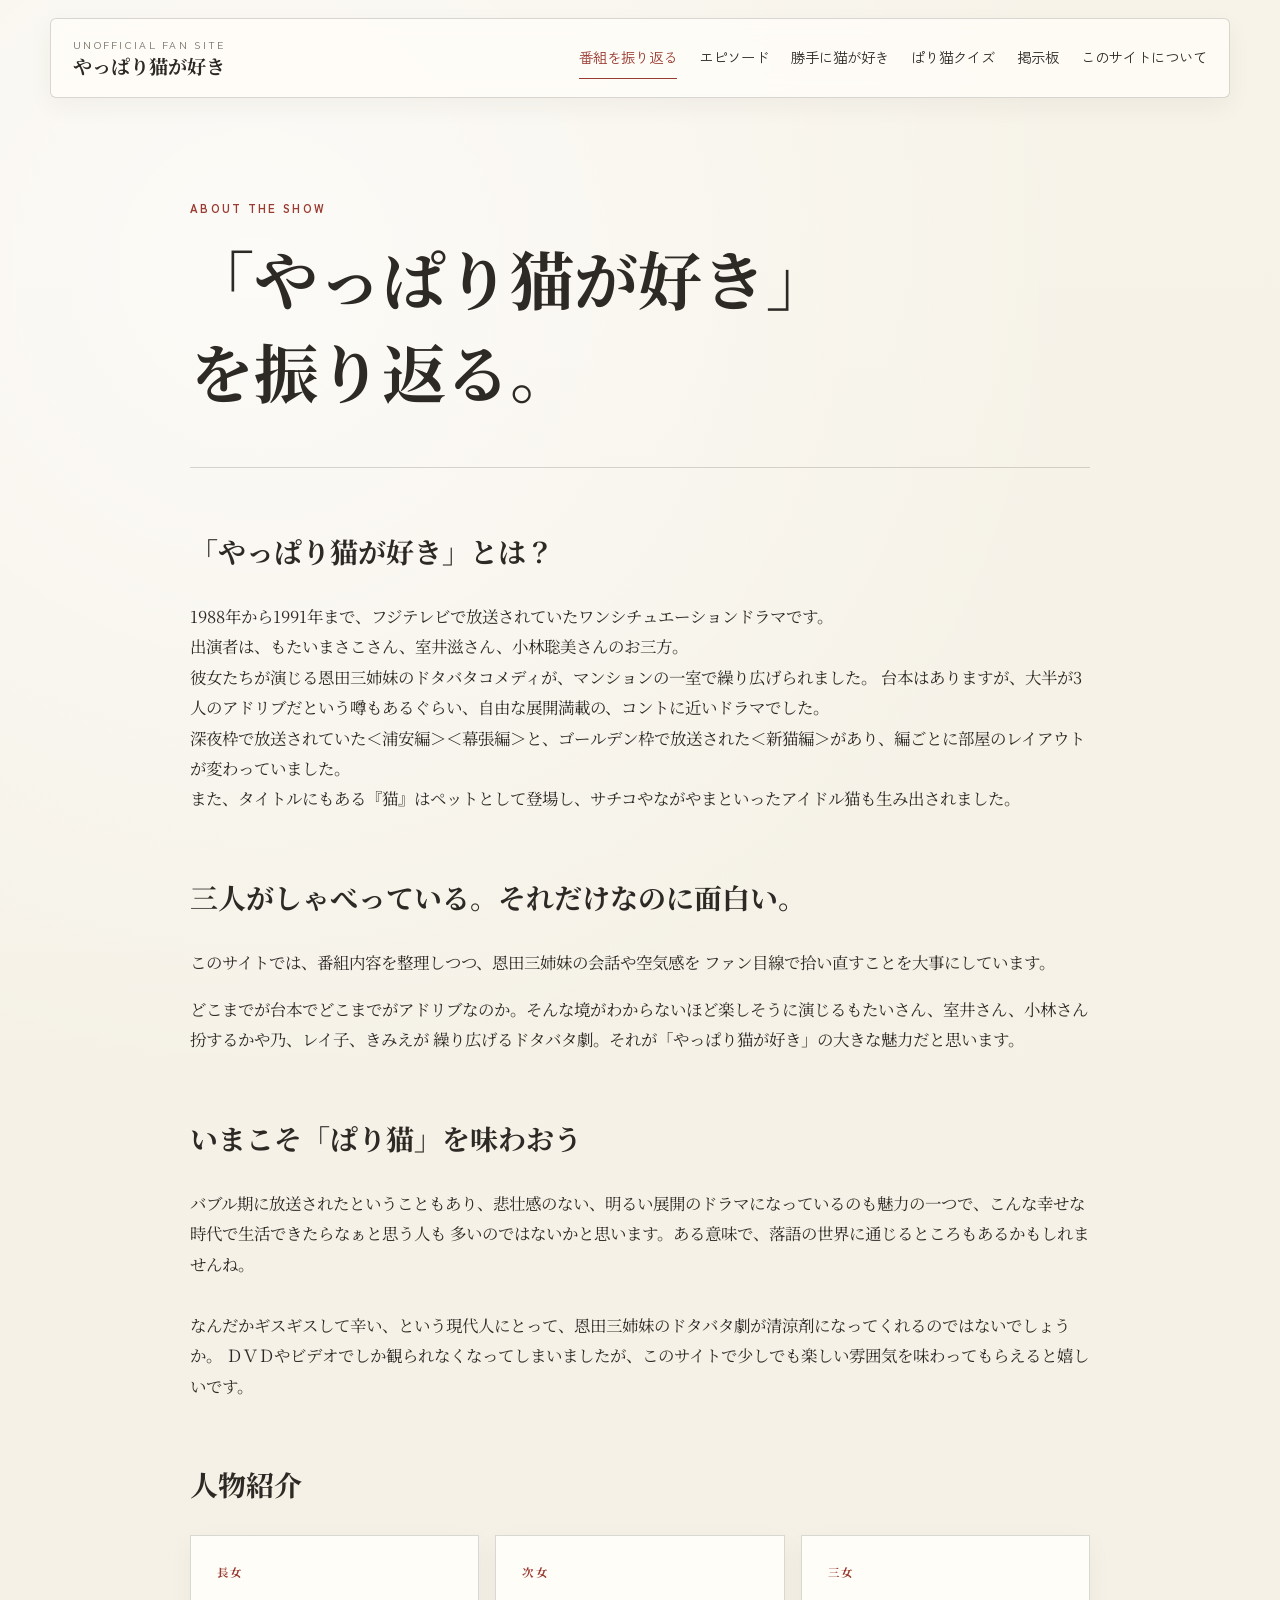
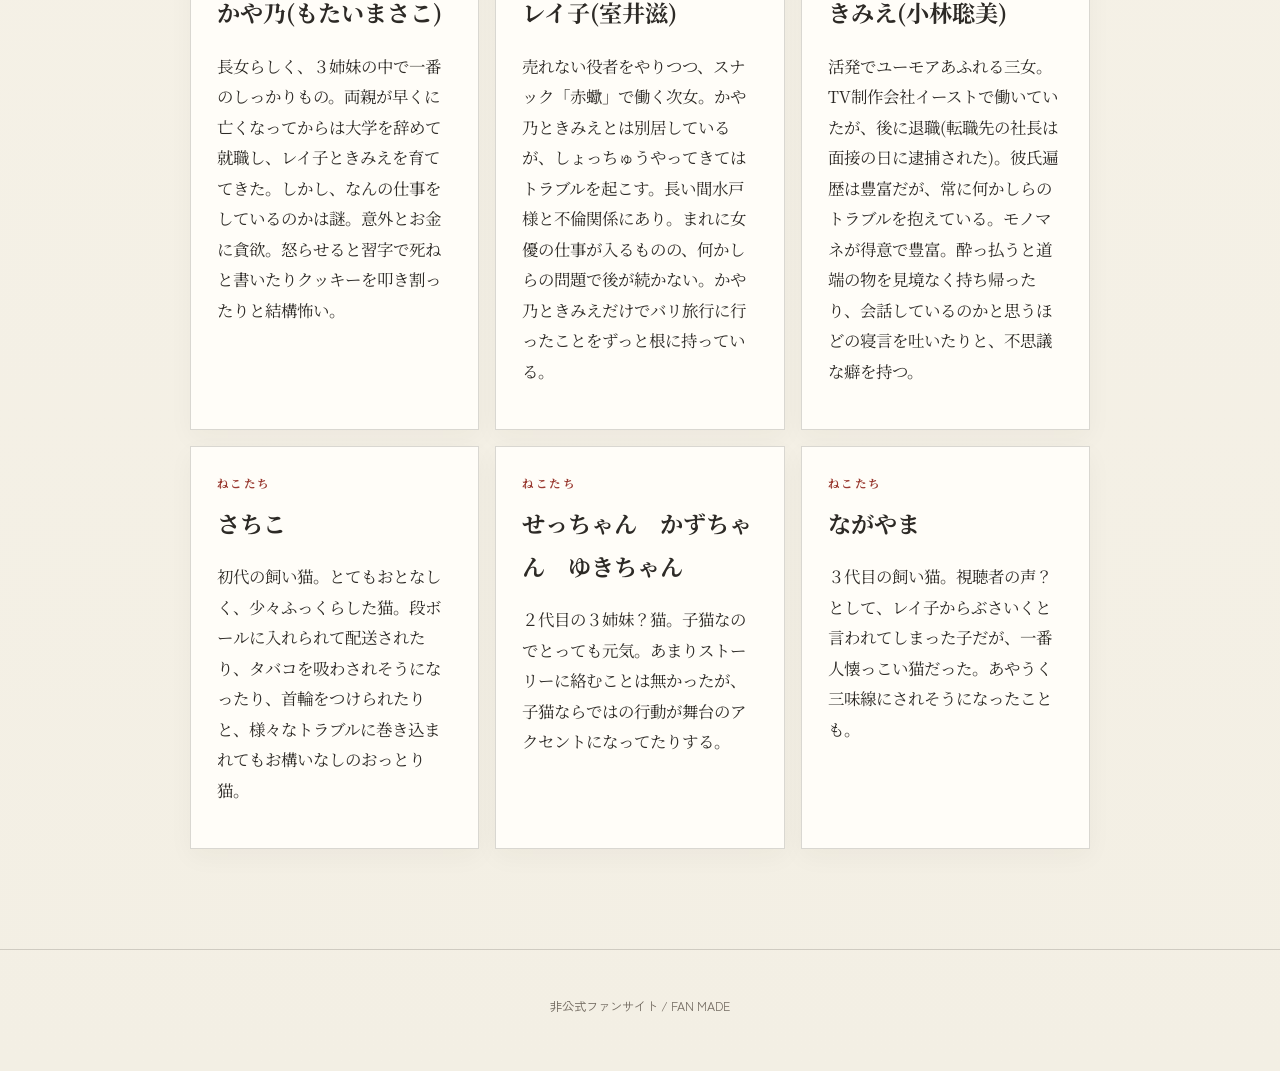
<file: about-show.html>
<!DOCTYPE html>
<html lang="ja">
<head>
  <meta charset="UTF-8">
  <meta name="viewport" content="width=device-width, initial-scale=1.0">
  <title>番組を振り返る｜やっぱり猫が好き 非公式ファンサイト</title>
  <link rel="stylesheet" href="styles.css">
</head>
<body>
  <header class="site-header">
    <a class="logo" href="index.html">
      <span class="logo-small">UNOFFICIAL FAN SITE</span>
      <span class="logo-main">やっぱり猫が好き</span>
    </a>
    <button class="menu-button" aria-label="メニューを開く">☰</button>
    <nav class="global-nav">
      <a class="active" href="about-show.html">番組を振り返る</a>
      <a href="episodes.html">エピソード</a>
      <a href="fanfiction.html">勝手に猫が好き</a>
      <a href="quiz.html">ぱり猫クイズ</a>
      <a href="board.html">掲示板</a>
      <a href="about.html">このサイトについて</a>
    </nav>
  </header>

  <main class="page-width article-page">
    <div class="page-title">
      <p class="eyebrow">ABOUT THE SHOW</p>
      <h1>「やっぱり猫が好き」<br class="desktop">を振り返る。</h1>
    </div>

    <article class="prose">
      <h2>「やっぱり猫が好き」とは？</h2>
      <p>
       1988年から1991年まで、フジテレビで放送されていたワンシチュエーションドラマです。<br>
       出演者は、もたいまさこさん、室井滋さん、小林聡美さんのお三方。<br>
       彼女たちが演じる恩田三姉妹のドタバタコメディが、マンションの一室で繰り広げられました。
       台本はありますが、大半が3人のアドリブだという噂もあるぐらい、自由な展開満載の、コントに近いドラマでした。<br>
       深夜枠で放送されていた＜浦安編＞＜幕張編＞と、ゴールデン枠で放送された＜新猫編＞があり、編ごとに部屋のレイアウトが変わっていました。<br>
       また、タイトルにもある『猫』はペットとして登場し、サチコやながやまといったアイドル猫も生み出されました。


      <h2>三人がしゃべっている。それだけなのに面白い。</h2>
      <p>
        このサイトでは、番組内容を整理しつつ、恩田三姉妹の会話や空気感を
        ファン目線で拾い直すことを大事にしています。
      </p>
      <p>
        どこまでが台本でどこまでがアドリブなのか。そんな境がわからないほど楽しそうに演じるもたいさん、室井さん、小林さん扮するかや乃、レイ子、きみえが
        繰り広げるドタバタ劇。それが「やっぱり猫が好き」の大きな魅力だと思います。
      </p>
      
      <h2>いまこそ「ぱり猫」を味わおう</h2>
      <p>
        バブル期に放送されたということもあり、悲壮感のない、明るい展開のドラマになっているのも魅力の一つで、こんな幸せな時代で生活できたらなぁと思う人も
        多いのではないかと思います。ある意味で、落語の世界に通じるところもあるかもしれませんね。 <br><br>      
      
       なんだかギスギスして辛い、という現代人にとって、恩田三姉妹のドタバタ劇が清涼剤になってくれるのではないでしょうか。
       ＤＶＤやビデオでしか観られなくなってしまいましたが、このサイトで少しでも楽しい雰囲気を味わってもらえると嬉しいです。      
     　</p>



      <h2>人物紹介</h2>
      <div class="character-grid">
        <section class="character-card">
          <p class="character-role">長女</p>
          <h3>かや乃(もたいまさこ)</h3>
          <p>長女らしく、３姉妹の中で一番のしっかりもの。両親が早くに亡くなってからは大学を辞めて就職し、レイ子ときみえを育ててきた。しかし、なんの仕事をしているのかは謎。意外とお金に貪欲。怒らせると習字で死ねと書いたりクッキーを叩き割ったりと結構怖い。</p>
        </section>
        <section class="character-card">
          <p class="character-role">次女</p>
          <h3>レイ子(室井滋)</h3>
          <p>売れない役者をやりつつ、スナック「赤蠍」で働く次女。かや乃ときみえとは別居しているが、しょっちゅうやってきてはトラブルを起こす。長い間水戸様と不倫関係にあり。まれに女優の仕事が入るものの、何かしらの問題で後が続かない。かや乃ときみえだけでバリ旅行に行ったことをずっと根に持っている。</p>
        </section>
        <section class="character-card">
          <p class="character-role">三女</p>
          <h3>きみえ(小林聡美)</h3>
          <p>活発でユーモアあふれる三女。TV制作会社イーストで働いていたが、後に退職(転職先の社長は面接の日に逮捕された)。彼氏遍歴は豊富だが、常に何かしらのトラブルを抱えている。モノマネが得意で豊富。酔っ払うと道端の物を見境なく持ち帰ったり、会話しているのかと思うほどの寝言を吐いたりと、不思議な癖を持つ。</p>
        </section>
        <section class="character-card">
          <p class="character-role">ねこたち</p>
          <h3>さちこ</h3>
          <p>初代の飼い猫。とてもおとなしく、少々ふっくらした猫。段ボールに入れられて配送されたり、タバコを吸わされそうになったり、首輪をつけられたりと、様々なトラブルに巻き込まれてもお構いなしのおっとり猫。</p>
        </section>
        <section class="character-card">
          <p class="character-role">ねこたち</p>
          <h3>せっちゃん　かずちゃん　ゆきちゃん</h3>
          <p>２代目の３姉妹？猫。子猫なのでとっても元気。あまりストーリーに絡むことは無かったが、子猫ならではの行動が舞台のアクセントになってたりする。</p>
        </section>
        <section class="character-card">
          <p class="character-role">ねこたち</p>
          <h3>ながやま</h3>
          <p>３代目の飼い猫。視聴者の声？として、レイ子からぶさいくと言われてしまった子だが、一番人懐っこい猫だった。あやうく三味線にされそうになったことも。</p>
        </section>
      </div>

    </article>
  </main>

  <footer class="site-footer">
    <p>非公式ファンサイト / FAN MADE</p>
  </footer>
  <script src="config.js"></script><script src="data.js"></script><script src="script.js"></script>
</body>
</html>
</file>
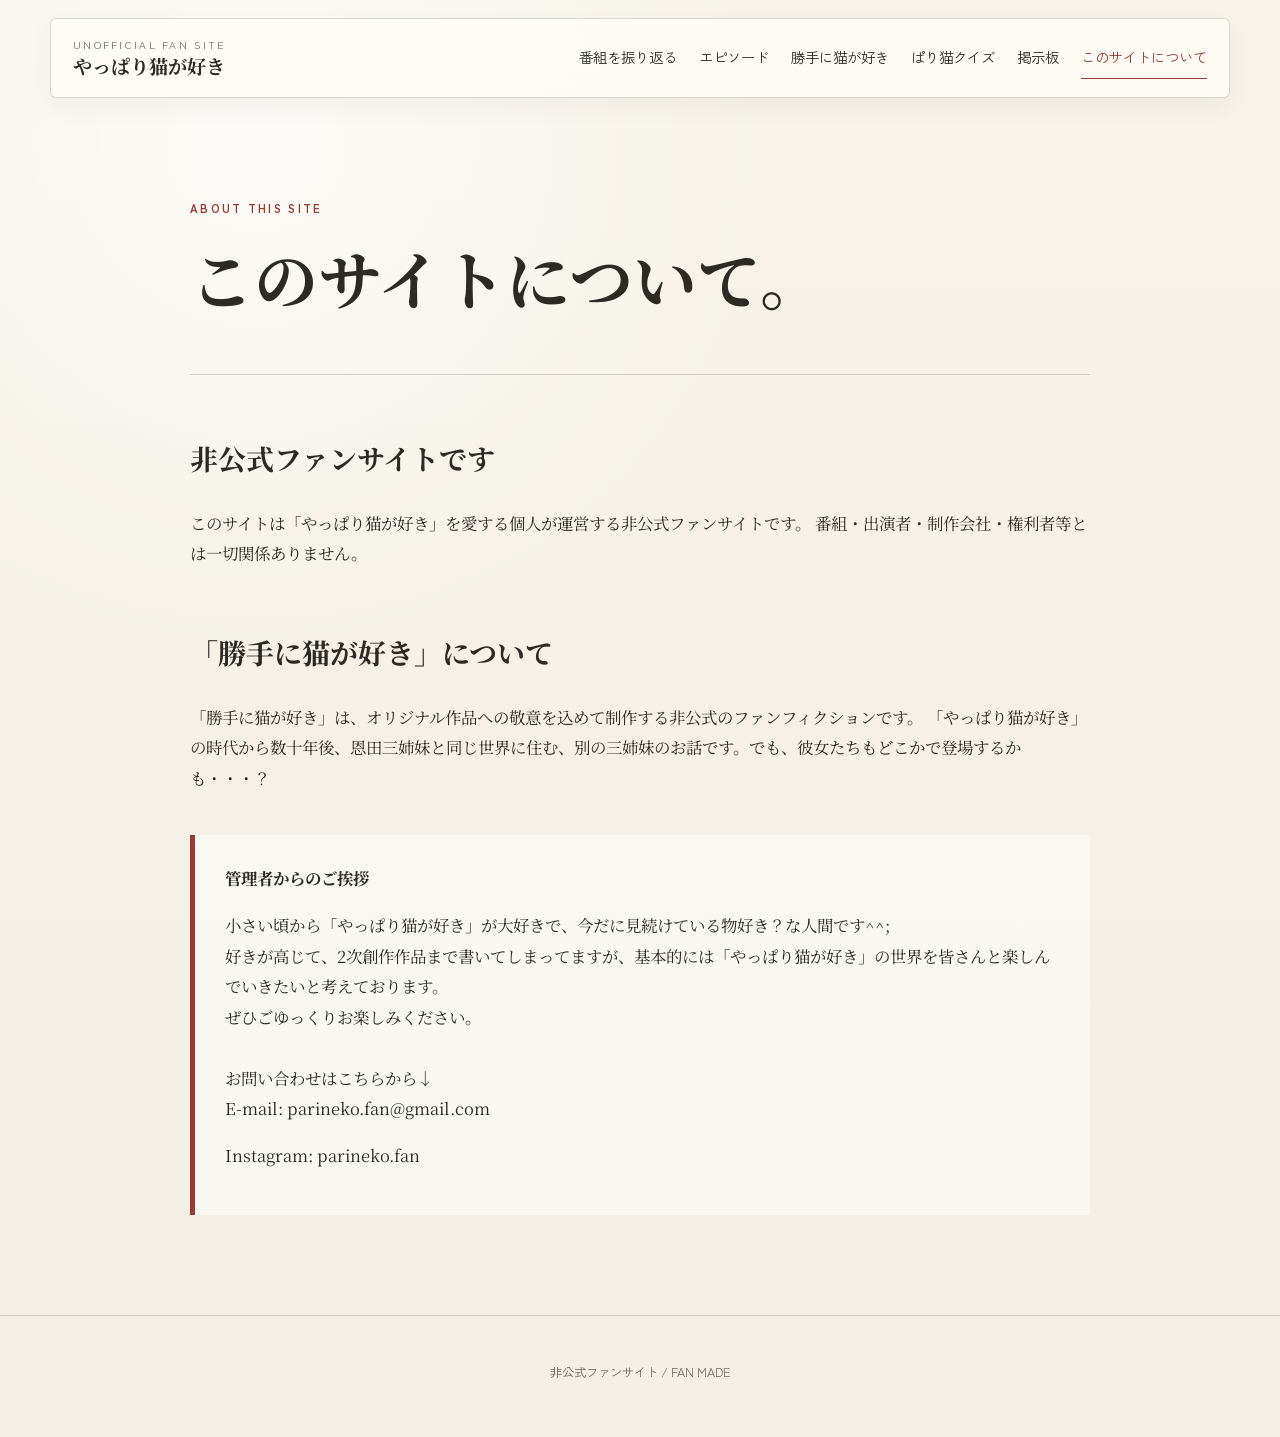
<file: about.html>
<!DOCTYPE html>
<html lang="ja">
<head>
  <meta charset="UTF-8">
  <meta name="viewport" content="width=device-width, initial-scale=1.0">
  <title>このサイトについて｜やっぱり猫が好き 非公式ファンサイト</title>
  <link rel="stylesheet" href="styles.css">
</head>
<body>
  <header class="site-header">
    <a class="logo" href="index.html">
      <span class="logo-small">UNOFFICIAL FAN SITE</span>
      <span class="logo-main">やっぱり猫が好き</span>
    </a>
    <button class="menu-button" aria-label="メニューを開く">☰</button>
    <nav class="global-nav">
      <a href="about-show.html">番組を振り返る</a>
      <a href="episodes.html">エピソード</a>
      <a href="fanfiction.html">勝手に猫が好き</a>
      <a href="quiz.html">ぱり猫クイズ</a>
      <a href="board.html">掲示板</a>
      <a class="active" href="about.html">このサイトについて</a>
    </nav>
  </header>

  <main class="page-width article-page">
    <div class="page-title">
      <p class="eyebrow">ABOUT THIS SITE</p>
      <h1>このサイトについて。</h1>
    </div>

    <article class="prose">
      <h2>非公式ファンサイトです</h2>
      <p>
        このサイトは「やっぱり猫が好き」を愛する個人が運営する非公式ファンサイトです。
        番組・出演者・制作会社・権利者等とは一切関係ありません。
      </p>

      <h2>「勝手に猫が好き」について</h2>
      <p>
        「勝手に猫が好き」は、オリジナル作品への敬意を込めて制作する非公式のファンフィクションです。
        「やっぱり猫が好き」の時代から数十年後、恩田三姉妹と同じ世界に住む、別の三姉妹のお話です。でも、彼女たちもどこかで登場するかも・・・？
      </p>



      <div class="quote-box">
        <strong>管理者からのご挨拶</strong>
        <p>小さい頃から「やっぱり猫が好き」が大好きで、今だに見続けている物好き？な人間です^^;<br>
        好きが高じて、2次創作作品まで書いてしまってますが、基本的には「やっぱり猫が好き」の世界を皆さんと楽しんでいきたいと考えております。<br>
        ぜひごゆっくりお楽しみください。<br><br>
        お問い合わせはこちらから↓<br>
        E-mail:
        parineko.fan@gmail.com       
        </p>
        <p>
          Instagram:
          <a href="https://www.instagram.com/parineko.fan/?hl=ja"
             target="_blank"
             rel="noopener noreferrer">
            parineko.fan
          </a>
        </p>
        
        
      </div>
    </article>
  </main>

  <footer class="site-footer">
    <p>非公式ファンサイト / FAN MADE</p>
  </footer>
  <script src="config.js"></script><script src="data.js"></script><script src="script.js"></script>
</body>
</html>
</file>
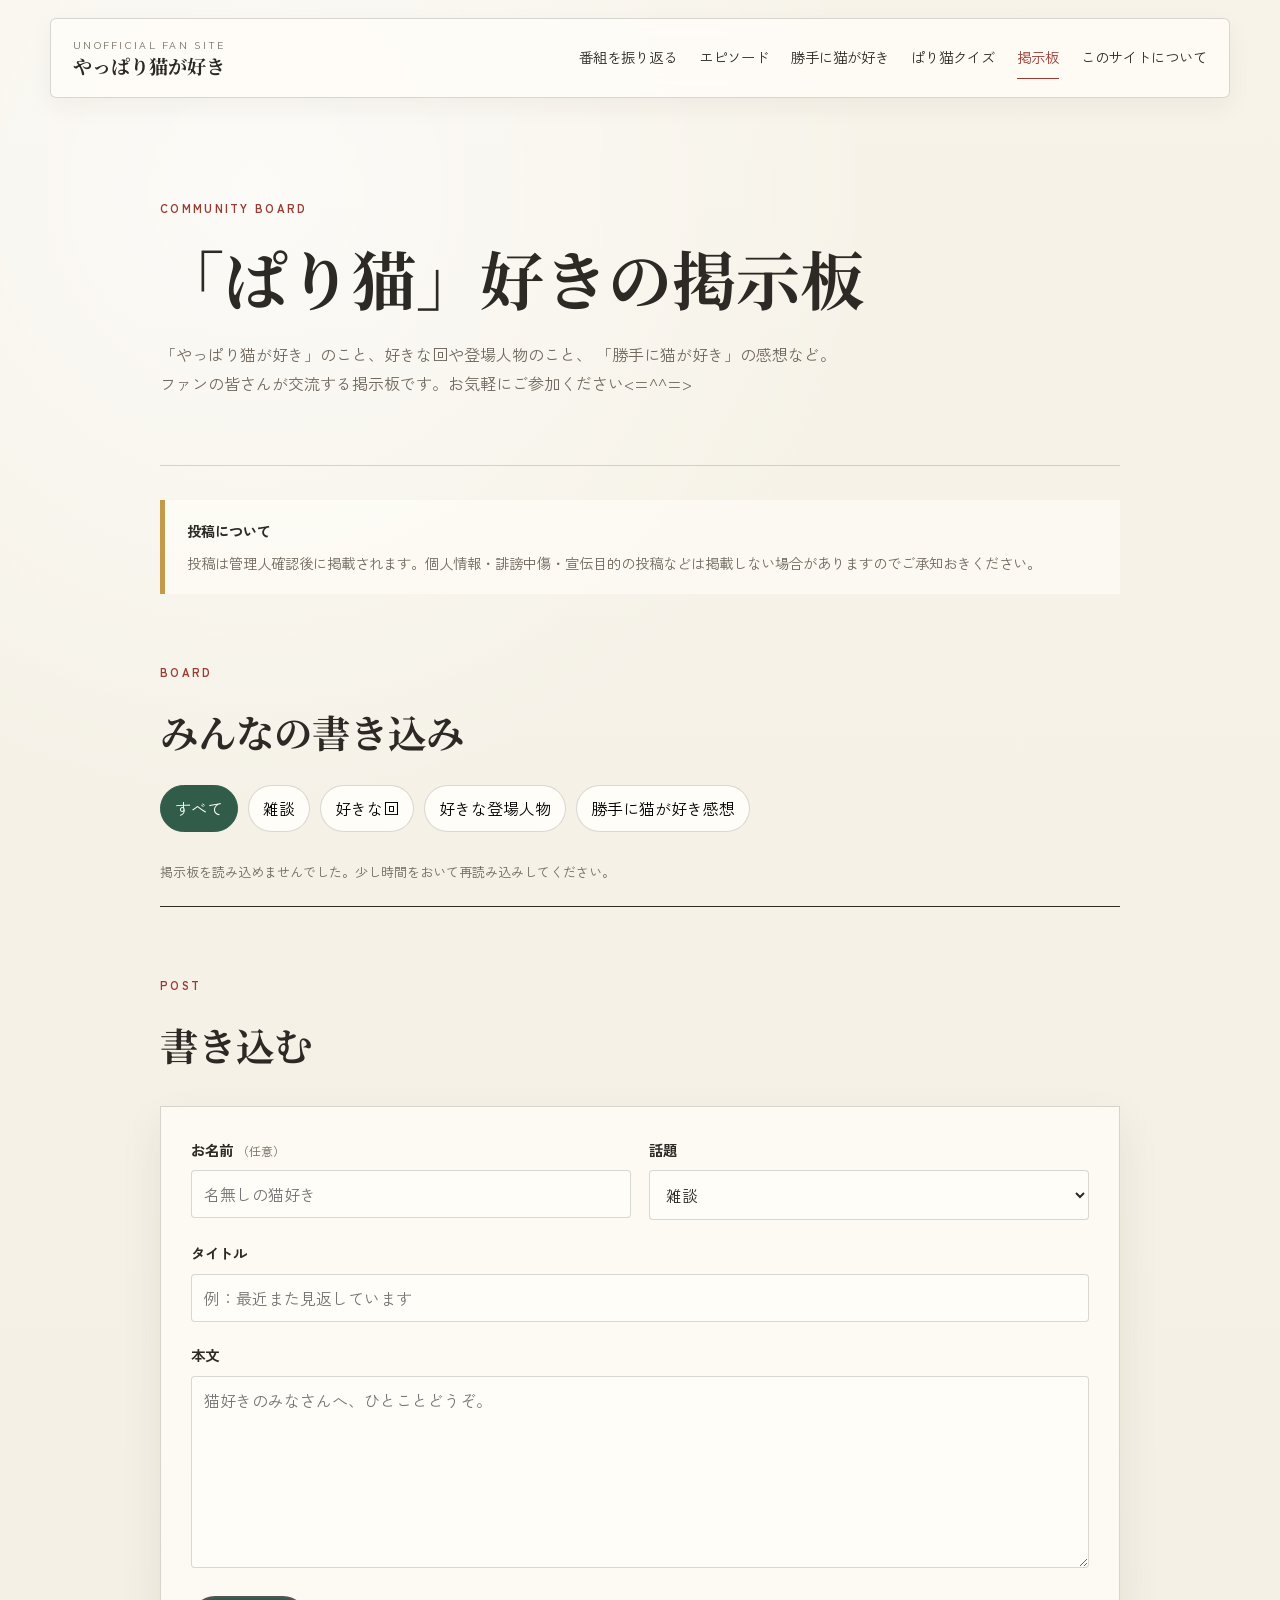
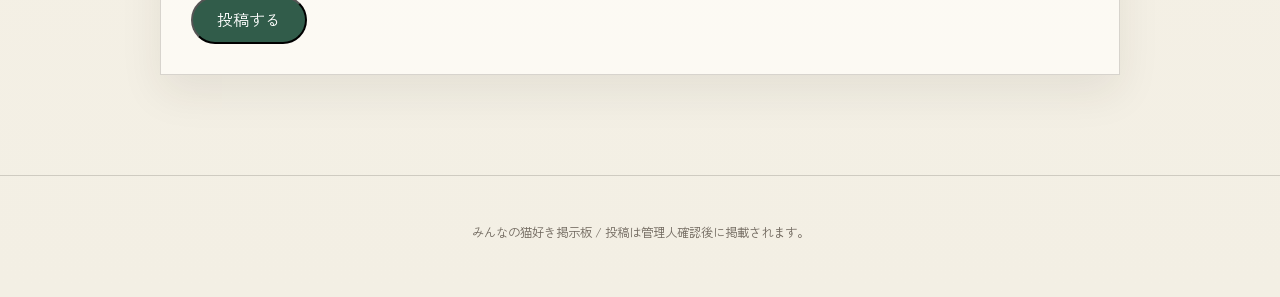
<file: board.html>
<!DOCTYPE html>
<html lang="ja">
<head>
  <meta charset="UTF-8">
  <meta name="viewport" content="width=device-width, initial-scale=1.0">
  <title>みんなの猫好き掲示板｜やっぱり猫が好き 非公式ファンサイト</title>
  <link rel="stylesheet" href="styles.css">
  <link rel="stylesheet" href="board.css">
</head>
<body>
  <header class="site-header">
    <a class="logo" href="index.html">
      <span class="logo-small">UNOFFICIAL FAN SITE</span>
      <span class="logo-main">やっぱり猫が好き</span>
    </a>
    <button class="menu-button" aria-label="メニューを開く">☰</button>
    <nav class="global-nav">
      <a href="about-show.html">番組を振り返る</a>
      <a href="episodes.html">エピソード</a>
      <a href="fanfiction.html">勝手に猫が好き</a>
      <a href="quiz.html">ぱり猫クイズ</a>
      <a class="active" href="board.html">掲示板</a>
      <a href="about.html">このサイトについて</a>
    </nav>
  </header>

  <main class="page-width board-page">
    <section class="page-title board-title">
      <p class="eyebrow">COMMUNITY BOARD</p>
      <h1>「ぱり猫」好きの掲示板</h1>
      <p>
        「やっぱり猫が好き」のこと、好きな回や登場人物のこと、
        「勝手に猫が好き」の感想など。ファンの皆さんが交流する掲示板です。お気軽にご参加ください<=^^=>
      </p>
    </section>

    <section class="board-notice">
      <strong>投稿について</strong>
      <p>
        投稿は管理人確認後に掲載されます。個人情報・誹謗中傷・宣伝目的の投稿などは掲載しない場合がありますのでご承知おきください。
      </p>
    </section>

    <section class="board-section">
      <div class="section-heading board-list-heading">
        <div>
          <p class="eyebrow">BOARD</p>
          <h2>みんなの書き込み</h2>
        </div>
      </div>

      <div class="filter-bar" id="boardFilters">
        <button type="button" class="filter active" data-filter="all">すべて</button>
        <button type="button" class="filter" data-filter="雑談">雑談</button>
        <button type="button" class="filter" data-filter="好きな回">好きな回</button>
        <button type="button" class="filter" data-filter="好きな登場人物">好きな登場人物</button>
        <button type="button" class="filter" data-filter="勝手に猫が好き感想">勝手に猫が好き感想</button>
      </div>

      <div id="boardStatus" class="loading-message">読み込み中...</div>
      <div id="boardList" class="board-list"></div>
    </section>

    <section class="board-section">
      <div class="section-heading">
        <div>
          <p class="eyebrow">POST</p>
          <h2>書き込む</h2>
        </div>
      </div>

      <form id="boardForm" class="board-form" method="post" target="boardSubmitFrame">
        <input type="hidden" name="mode" value="post">
        <input type="hidden" name="clientId" id="boardClientId" value="">
        <input type="hidden" name="replyTo" id="boardReplyTo" value="">

        <div id="boardReplyNotice" class="board-reply-notice" hidden>
          <span id="boardReplyNoticeText"></span>
          <button type="button" id="boardReplyCancel" class="board-reply-cancel">返信をやめる</button>
        </div>

        <div class="board-form-grid">
          <label>
            <span>お名前 <small>（任意）</small></span>
            <input type="text" name="name" maxlength="30" placeholder="名無しの猫好き">
          </label>

          <label>
            <span>話題</span>
            <select name="category" required>
              <option value="雑談">雑談</option>
              <option value="好きな回">好きな回</option>
              <option value="好きな登場人物">好きな登場人物</option>
              <option value="勝手に猫が好き感想">勝手に猫が好き感想</option>
            </select>
          </label>
        </div>

        <label>
          <span>タイトル</span>
          <input type="text" name="title" maxlength="80" required placeholder="例：最近また見返しています">
        </label>

        <label>
          <span>本文</span>
          <textarea name="body" rows="7" maxlength="1500" required placeholder="猫好きのみなさんへ、ひとことどうぞ。"></textarea>
        </label>

        <!-- bot対策用。人には見えません -->
        <label class="board-honeypot" aria-hidden="true">
          <span>Website</span>
          <input type="text" name="website" tabindex="-1" autocomplete="off">
        </label>

        <div class="board-submit-row">
          <button type="submit" class="button button-primary" id="boardSubmitButton">投稿する</button>
          <p id="boardSubmitStatus" class="board-submit-status" aria-live="polite"></p>
        </div>
      </form>

      <iframe name="boardSubmitFrame" id="boardSubmitFrame" class="board-submit-frame" title="投稿送信先"></iframe>
    </section>
  </main>

  <footer class="site-footer">
    <p>みんなの猫好き掲示板 / 投稿は管理人確認後に掲載されます。</p>
  </footer>

  <script src="config.js"></script>
  <script src="board-config.js"></script>
  <script src="script.js"></script>
  <script src="board.js"></script>
</body>
</html>
</file>
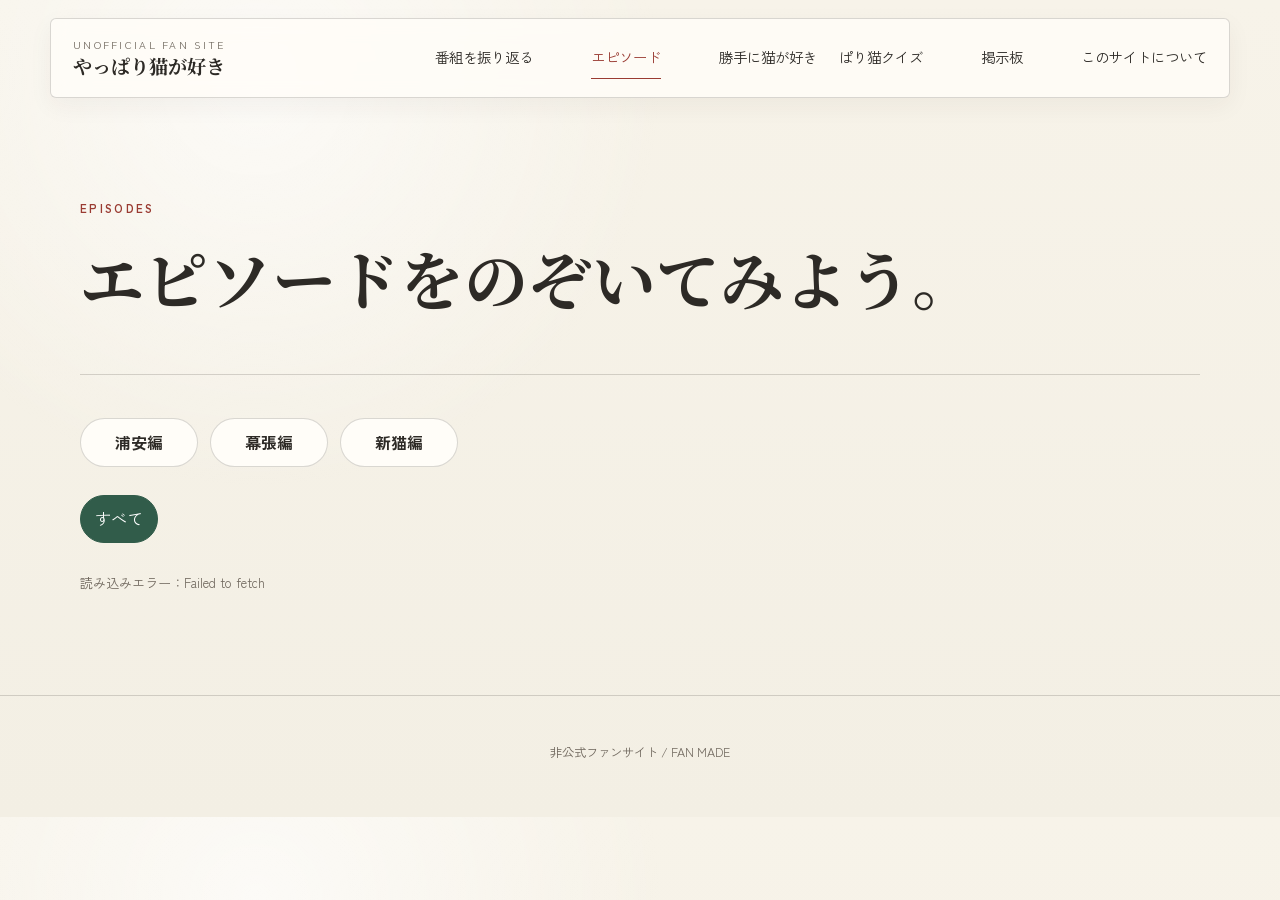
<file: episodes.html>
<!DOCTYPE html>
<html lang="ja">
<head>
  <meta charset="UTF-8"><meta name="viewport" content="width=device-width, initial-scale=1.0">
  <title>エピソード｜やっぱり猫が好き 非公式ファンサイト</title>
  <link rel="stylesheet" href="styles.css">
</head>
<body>
<header class="site-header">
  <a class="logo" href="index.html"><span class="logo-small">UNOFFICIAL FAN SITE</span><span class="logo-main">やっぱり猫が好き</span></a>
  <button class="menu-button" aria-label="メニューを開く">☰</button>
  <nav class="global-nav">
  　<a href="about-show.html">番組を振り返る</a>
  　<a class="active" href="episodes.html">エピソード</a>
  　<a href="fanfiction.html">勝手に猫が好き</a>
   <a href="quiz.html">ぱり猫クイズ</a>
  　<a href="board.html">掲示板</a>
  　<a href="about.html">このサイトについて</a>
  </nav>
</header>
<main class="page-width">
  <div class="page-title">
    <p class="eyebrow">EPISODES</p>
    <h1>エピソードをのぞいてみよう。</h1>
  </div>

  <nav class="episode-series-nav" aria-label="シリーズ別ジャンプ">
    <a href="#urayasu">浦安編</a>
    <a href="#makuhari">幕張編</a>
    <a href="#shin-neko">新猫編</a>
  </nav>

  <div class="filter-bar" id="episodeFilters">
    <button class="filter active" data-filter="all">すべて</button>
  </div>

  <div class="loading-message" id="episodeStatus">読み込み中...</div>
  <div id="episodeSeriesContainer"></div>
</main>
<footer class="site-footer"><p>非公式ファンサイト / FAN MADE</p></footer>
<script src="config.js"></script><script src="data.js"></script><script src="script.js"></script>
</body></html>
</file>
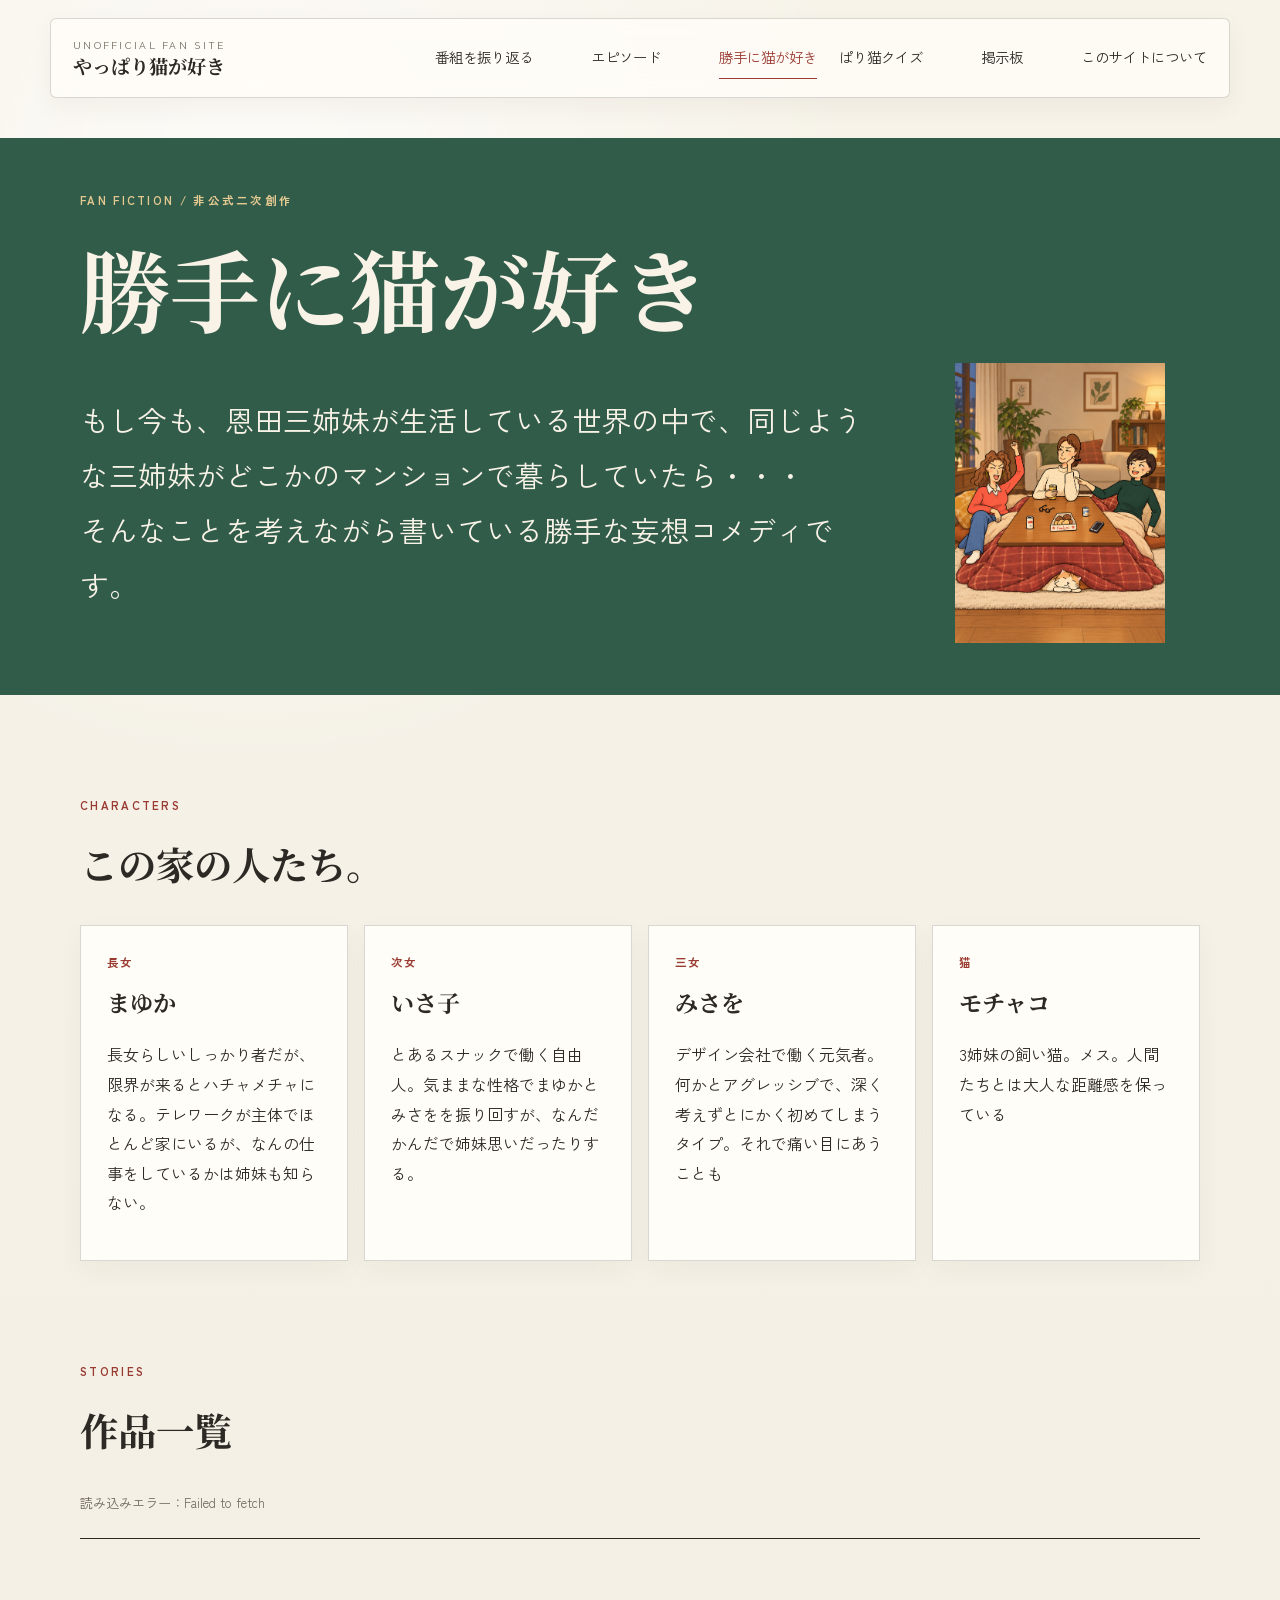
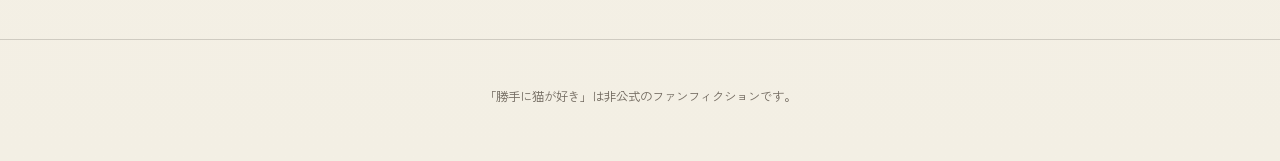
<file: fanfiction.html>
<!DOCTYPE html>
<html lang="ja"><head><meta charset="UTF-8"><meta name="viewport" content="width=device-width, initial-scale=1.0"><title>勝手に猫が好き</title><link rel="stylesheet" href="styles.css"></head>
<body>
<header class="site-header">
  <a class="logo" href="index.html"><span class="logo-small">UNOFFICIAL FAN SITE</span><span class="logo-main">やっぱり猫が好き</span></a>
  <button class="menu-button" aria-label="メニューを開く">☰</button>
  <nav class="global-nav">
  　<a href="about-show.html">番組を振り返る</a>
  　<a href="episodes.html">エピソード</a>
  　<a class="active" href="fanfiction.html">勝手に猫が好き</a>
   <a href="quiz.html">ぱり猫クイズ</a>
  　<a href="board.html">掲示板</a>
  　<a href="about.html">このサイトについて</a>
  </nav>
</header>
<main>
<section class="fanfic-hero">
  <div class="page-width fanfic-hero-inner">
    <div class="fanfic-hero-text">
      <p class="eyebrow">FAN FICTION / 非公式二次創作</p>
      <h1>勝手に猫が好き</h1>

      <div class="fanfic-hero-mobile-row">
        <p class="fanfic-hero-description">
          もし今も、恩田三姉妹が生活している世界の中で、同じような三姉妹がどこかのマンションで暮らしていたら・・・<br>
          そんなことを考えながら書いている勝手な妄想コメディです。
        </p>

        <div class="fanfic-title-illustration" aria-hidden="true">
          <img
            src="images/fanfiction-title-cat.png"
            alt=""
            class="fanfic-title-image"
          >
        </div>
      </div>
    </div>
  </div>
</section>
<section class="page-width section-block"><div class="section-heading"><div><p class="eyebrow">CHARACTERS</p><h2>この家の人たち。</h2></div></div><div class="character-grid fanfic-characters">
<article class="character-card"><p class="character-role">長女</p><h3>まゆか</h3><p>長女らしいしっかり者だが、限界が来るとハチャメチャになる。テレワークが主体でほとんど家にいるが、なんの仕事をしているかは姉妹も知らない。</p></article>
<article class="character-card"><p class="character-role">次女</p><h3>いさ子</h3><p>とあるスナックで働く自由人。気ままな性格でまゆかとみさをを振り回すが、なんだかんだで姉妹思いだったりする。</p></article>
<article class="character-card"><p class="character-role">三女</p><h3>みさを</h3><p>デザイン会社で働く元気者。何かとアグレッシブで、深く考えずとにかく初めてしまうタイプ。それで痛い目にあうことも</p></article>
<article class="character-card"><p class="character-role">猫</p><h3>モチャコ</h3><p>3姉妹の飼い猫。メス。人間たちとは大人な距離感を保っている</p></article></div></section>
<section class="page-width section-block"><div class="section-heading"><div><p class="eyebrow">STORIES</p><h2>作品一覧</h2></div></div><div class="loading-message" id="storyListStatus">読み込み中...</div><div class="story-list" id="storyList"></div></section>
</main><footer class="site-footer"><p>「勝手に猫が好き」は非公式のファンフィクションです。</p></footer>
<script src="config.js"></script><script src="data.js"></script><script src="script.js"></script></body></html>
</file>
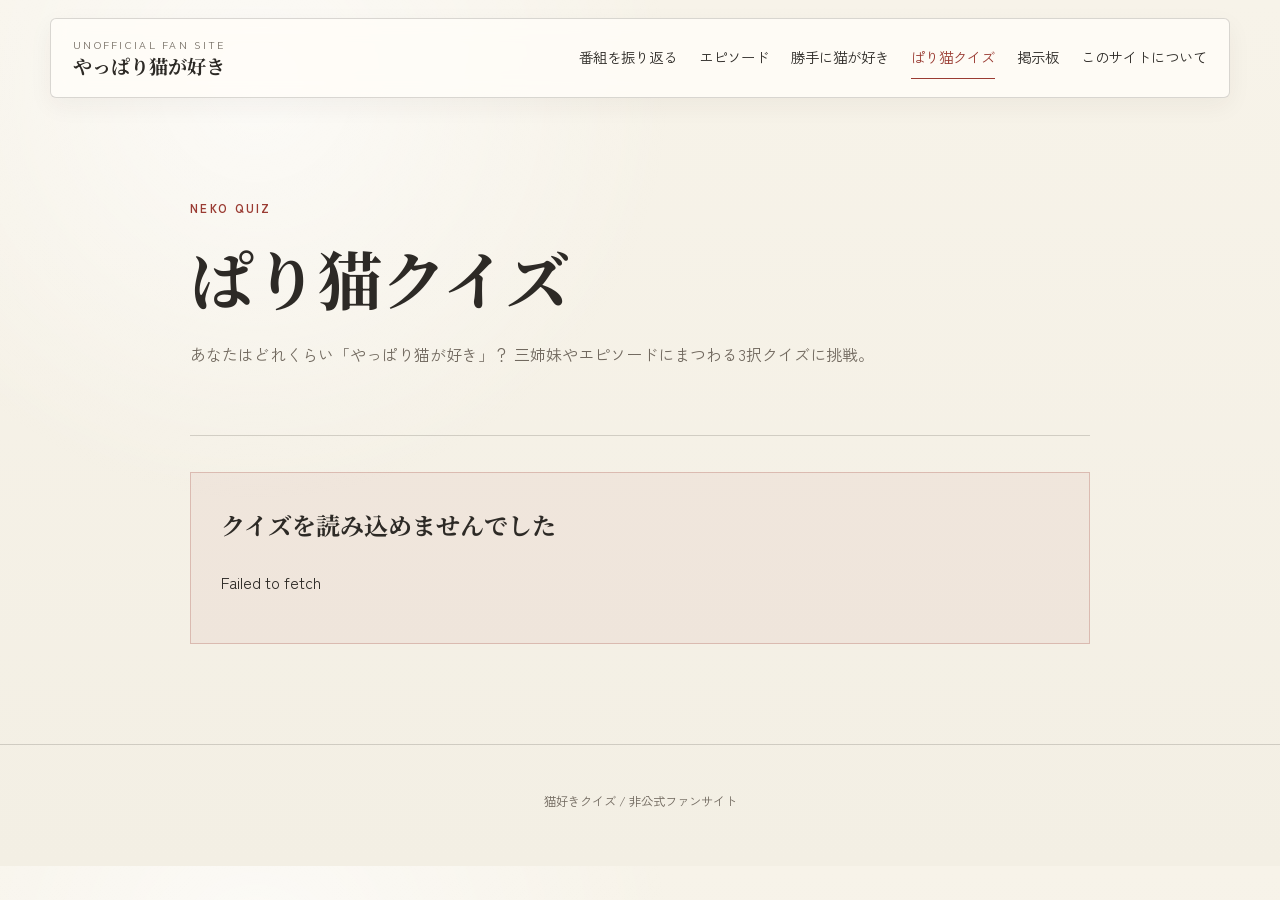
<file: quiz.html>
<!DOCTYPE html>
<html lang="ja">
<head>
  <meta charset="UTF-8">
  <meta name="viewport" content="width=device-width, initial-scale=1.0">
  <title>猫好きクイズ｜やっぱり猫が好き 非公式ファンサイト</title>
  <link rel="stylesheet" href="styles.css">
  <link rel="stylesheet" href="quiz.css">
</head>
<body>
  <header class="site-header">
    <a class="logo" href="index.html">
      <span class="logo-small">UNOFFICIAL FAN SITE</span>
      <span class="logo-main">やっぱり猫が好き</span>
    </a>
    <button class="menu-button" aria-label="メニューを開く">☰</button>
    <nav class="global-nav">
      <a href="about-show.html">番組を振り返る</a>
      <a href="episodes.html">エピソード</a>
      <a href="fanfiction.html">勝手に猫が好き</a>
      <a class="active" href="quiz.html">ぱり猫クイズ</a>
      <a href="board.html">掲示板</a>
      <a href="about.html">このサイトについて</a>
    </nav>
  </header>

  <main class="page-width quiz-page">
    <section class="page-title quiz-page-title">
      <p class="eyebrow">NEKO QUIZ</p>
      <h1>ぱり猫クイズ</h1>
      <p>
        あなたはどれくらい「やっぱり猫が好き」？
        三姉妹やエピソードにまつわる3択クイズに挑戦。
      </p>
    </section>

    <section id="quizLoading" class="quiz-loading">
      クイズを読み込んでいます…
    </section>

    <section id="quizError" class="quiz-error" hidden>
      <h2>クイズを読み込めませんでした</h2>
      <p id="quizErrorMessage"></p>
    </section>

    <section id="quizStart" class="quiz-panel quiz-start" hidden>
      <p class="quiz-tv-label">LET'S CHALLENGE!</p>
      <h2>全<span id="quizQuestionCount">10</span>問</h2>
      <p>
        登録されている問題からランダムに出題します。<br>
        回答すると、その場で正解と解説が表示されます。
      </p>
      <button id="quizStartButton" class="button button-primary quiz-main-button" type="button">
        クイズをはじめる
      </button>
    </section>

    <section id="quizGame" class="quiz-panel" hidden>
      <div class="quiz-progress-head">
        <span id="quizProgressText">QUESTION 01 / 10</span>
        <span id="quizScoreMini">0 correct</span>
      </div>

      <div class="quiz-progress-bar" aria-hidden="true">
        <span id="quizProgressBar"></span>
      </div>

      <div class="quiz-meta-row">
        <span id="quizCategory" class="quiz-chip"></span>
        <span id="quizDifficulty" class="quiz-chip quiz-chip-muted"></span>
      </div>

      <h2 id="quizQuestion" class="quiz-question"></h2>

      <div id="quizChoices" class="quiz-choices"></div>

      <div id="quizFeedback" class="quiz-feedback" hidden>
        <p id="quizFeedbackMark" class="quiz-feedback-mark"></p>
        <p id="quizCorrectAnswer" class="quiz-correct-answer"></p>
        <p id="quizExplanation" class="quiz-explanation"></p>
        <button id="quizNextButton" class="button button-primary quiz-next-button" type="button">
          次の問題へ →
        </button>
      </div>
    </section>

    <section id="quizResult" class="quiz-panel quiz-result" hidden>
      <p class="quiz-tv-label">RESULT</p>
      <h2 id="quizResultTitle">三姉妹通</h2>
      <p class="quiz-result-score">
        <strong id="quizResultCorrect">0</strong>
        <span>/</span>
        <span id="quizResultTotal">10</span>
      </p>
      <p id="quizResultPercent" class="quiz-result-percent">正解率 0%</p>
      <p id="quizResultMessage" class="quiz-result-message"></p>

      <div class="quiz-result-actions">
        <button id="quizRetryButton" class="button button-primary" type="button">
          もう一度挑戦
        </button>
        <a href="board.html" class="button button-secondary">掲示板へ行く</a>
      </div>
    </section>
  </main>

  <footer class="site-footer">
    <p>猫好きクイズ / 非公式ファンサイト</p>
  </footer>

  <script src="config.js"></script>
  <script src="script.js"></script>
  <script src="quiz.js"></script>
</body>
</html>
</file>
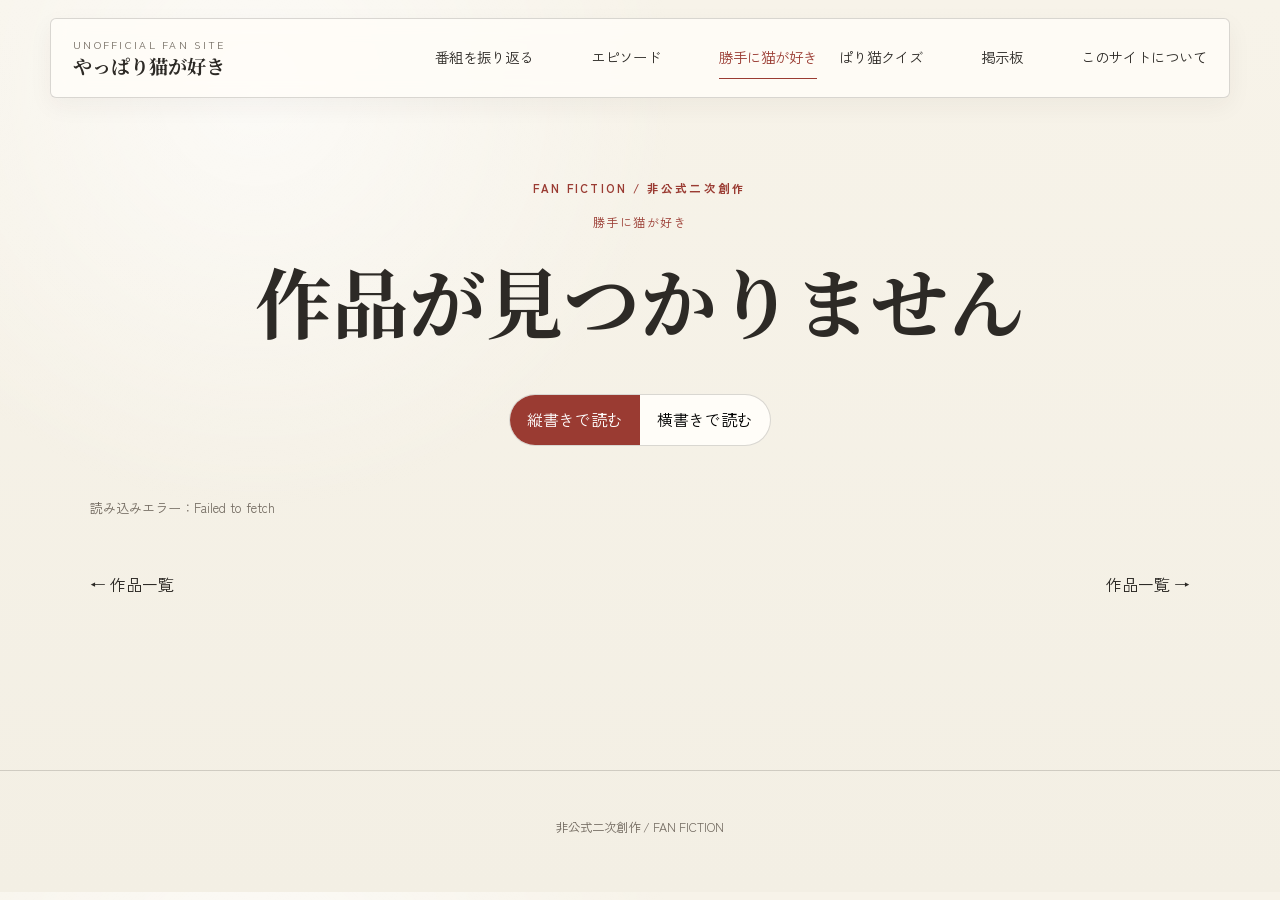
<file: story.html>
<!DOCTYPE html>
<html lang="ja"><head><meta charset="UTF-8"><meta name="viewport" content="width=device-width, initial-scale=1.0"><title>勝手に猫が好き</title><link rel="stylesheet" href="styles.css"></head>
<body class="story-page">
<header class="site-header">
<a class="logo" href="index.html"><span class="logo-small">UNOFFICIAL FAN SITE</span><span class="logo-main">やっぱり猫が好き</span></a><button class="menu-button" aria-label="メニューを開く">☰</button>
<nav class="global-nav">
　<a href="about-show.html">番組を振り返る</a>
　<a href="episodes.html">エピソード</a>
　<a class="active" href="fanfiction.html">勝手に猫が好き</a>
 <a href="quiz.html">ぱり猫クイズ</a>
　<a href="board.html">掲示板</a>
　<a href="about.html">このサイトについて</a>
</nav>
</header>
<main class="page-width story-shell">
<div class="story-header"><p class="eyebrow">FAN FICTION / 非公式二次創作</p><p class="story-label" id="storyEpisodeNo">勝手に猫が好き</p><h1 id="storyTitle">読み込み中...</h1><p class="story-intro" id="storySummary"></p><div class="reading-toggle"><button class="toggle active" data-mode="vertical">縦書きで読む</button><button class="toggle" data-mode="horizontal">横書きで読む</button></div></div>
<div class="loading-message" id="storyStatus">本文を読み込み中...</div><article class="story-text vertical" id="storyText" hidden></article>
<nav class="story-nav"><a id="prevStory" href="fanfiction.html">← 作品一覧</a><a id="nextStory" href="fanfiction.html">作品一覧 →</a></nav>
</main><footer class="site-footer"><p>非公式二次創作 / FAN FICTION</p></footer>
<script src="config.js"></script><script src="data.js"></script><script src="script.js"></script></body></html>
</file>
<file: styles.css>
@import url('https://fonts.googleapis.com/css2?family=Noto+Serif+JP:wght@400;600;700&family=Zen+Kaku+Gothic+New:wght@400;500;700&display=swap');

:root {
  --paper: #f3efe4;
  --paper-dark: #e8e0cf;
  --ink: #2d2a26;
  --muted: #71695f;
  --red: #9a3b32;
  --green: #315c4a;
  --mustard: #c29a4a;
  --line: rgba(45, 42, 38, 0.18);
  --white: #fffdf8;
  --shadow: 0 18px 40px rgba(48, 38, 28, 0.08);
}

* { box-sizing: border-box; }

html { scroll-behavior: smooth; }

body {
  margin: 0;
  color: var(--ink);
  background:
    radial-gradient(circle at 20% 10%, rgba(255,255,255,.65), transparent 32%),
    linear-gradient(180deg, #f7f3e9 0%, var(--paper) 100%);
  font-family: "Zen Kaku Gothic New", sans-serif;
  line-height: 1.85;
}

a { color: inherit; text-decoration: none; }
button { font: inherit; }

.page-width {
  width: min(1120px, calc(100% - 40px));
  margin-inline: auto;
}

.site-header {
  width: min(1180px, calc(100% - 32px));
  margin: 18px auto 0;
  padding: 18px 22px;
  display: flex;
  align-items: center;
  gap: 28px;
  border: 1px solid var(--line);
  border-radius: 6px;
  background: rgba(255,253,248,.82);
  backdrop-filter: blur(10px);
  position: sticky;
  top: 12px;
  z-index: 20;
  box-shadow: 0 8px 24px rgba(52,44,34,.05);
}

.logo {
  display: flex;
  flex-direction: column;
  line-height: 1.15;
  min-width: 215px;
}

.logo-small {
  font-size: .65rem;
  letter-spacing: .22em;
  color: var(--muted);
}

.logo-main {
  margin-top: 4px;
  font-family: "Noto Serif JP", serif;
  font-weight: 700;
  font-size: 1.2rem;
}

.global-nav {
  margin-left: auto;
  display: flex;
  gap: 22px;
  font-size: .9rem;
}

.global-nav a {
  padding: 7px 0;
  border-bottom: 1px solid transparent;
}

.global-nav a:hover,
.global-nav a.active {
  color: var(--red);
  border-color: var(--red);
}

.menu-button {
  display: none;
  margin-left: auto;
  border: 0;
  background: transparent;
  font-size: 1.5rem;
  cursor: pointer;
}

.hero {
  width: min(1180px, calc(100% - 32px));
  margin: 54px auto 0;
  min-height: 610px;
  display: grid;
  grid-template-columns: 1.15fr .85fr;
  align-items: center;
  gap: 70px;
}

.eyebrow {
  margin: 0 0 12px;
  color: var(--red);
  font-size: .72rem;
  letter-spacing: .2em;
  font-weight: 700;
}

.hero h1,
.page-title h1,
.fanfic-hero h1,
.story-header h1 {
  margin: 0;
  font-family: "Noto Serif JP", serif;
  font-weight: 700;
  line-height: 1.45;
}

.hero h1 {
  font-size: clamp(2.7rem, 5vw, 5rem);
  letter-spacing: .02em;
}

.hero-lead {
  margin: 28px 0;
  font-family: "Noto Serif JP", serif;
  font-size: 1.05rem;
}

.hero-actions { display: flex; gap: 12px; flex-wrap: wrap; }

.button {
  display: inline-flex;
  min-height: 48px;
  align-items: center;
  justify-content: center;
  padding: 0 24px;
  border-radius: 999px;
  transition: .2s ease;
}

.button-primary { background: var(--green); color: white; }
.button-secondary { border: 1px solid var(--ink); }

.button:hover { transform: translateY(-2px); }

.hero-visual { text-align: center; }

.room-frame {
  position: relative;
  height: 390px;
  border: 12px solid #5a4030;
  background: #d5c19e;
  box-shadow: var(--shadow);
  overflow: hidden;
}

.room-frame::before {
  content: "";
  position: absolute;
  left: 8%;
  right: 8%;
  top: 13%;
  height: 2px;
  background: rgba(70,55,40,.18);
  box-shadow: 0 72px rgba(70,55,40,.12);
}

.hero-photo-frame {
  width: 100%;
  height: 390px;
  overflow: hidden;
  border: 10px solid #5a4030;
  background: #ddd;
  box-shadow: var(--shadow);
}

.hero-photo {
  display: block;
  width: 100%;
  height: 100%;
  object-fit: cover;
}



.sofa {
  position: absolute;
  left: 13%;
  right: 18%;
  bottom: 17%;
  height: 32%;
  border-radius: 18px 18px 7px 7px;
  background: #66816c;
  border: 4px solid #445548;
}

.sofa::before {
  content: "";
  position: absolute;
  left: -4%;
  right: -4%;
  bottom: -18px;
  height: 20px;
  background: #445548;
  border-radius: 4px;
}

.person {
  position: absolute;
  bottom: 55%;
  width: 58px;
  height: 100px;
  border-radius: 26px 26px 10px 10px;
  background: #ad5f55;
  border: 4px solid #483832;
}

.person::before {
  content: "";
  position: absolute;
  width: 45px;
  height: 45px;
  left: 3px;
  top: -41px;
  border-radius: 50%;
  background: #e3bc9a;
  border: 4px solid #483832;
}

.p1 { left: 16%; background: #8b594a; }
.p2 { left: 44%; background: #c58e4f; }
.p3 { right: 11%; background: #6b7592; }

.cat {
  position: absolute;
  right: 12%;
  bottom: 20%;
  width: 54px;
  height: 48px;
  border-radius: 50% 50% 42% 42%;
  background: #39322e;
}

.cat-ear {
  position: absolute;
  top: -12px;
  width: 19px;
  height: 19px;
  background: #39322e;
  transform: rotate(45deg);
}
.cat-ear.left { left: 5px; }
.cat-ear.right { right: 5px; }

.coffee-table {
  position: absolute;
  left: 22%;
  right: 22%;
  bottom: 8%;
  height: 18px;
  background: #6f4d36;
  border: 3px solid #483832;
}
.coffee-table::before,
.coffee-table::after {
  content: "";
  position: absolute;
  width: 8px;
  height: 52px;
  bottom: -52px;
  background: #483832;
}
.coffee-table::before { left: 15%; }
.coffee-table::after { right: 15%; }

.lamp {
  position: absolute;
  right: 10%;
  top: 8%;
  width: 70px;
  height: 45px;
  border-radius: 50% 50% 10px 10px;
  background: #ba944e;
}
.lamp::after {
  content: "";
  position: absolute;
  width: 5px;
  height: 120px;
  background: #554539;
  left: 33px;
  top: 43px;
}

.visual-caption {
  margin-top: 10px;
  color: var(--muted);
  font-size: .8rem;
  letter-spacing: .08em;
}

.two-paths {
  display: grid;
  grid-template-columns: 1fr 1fr;
  gap: 22px;
  margin-top: 30px;
}

.feature-card {
  min-height: 310px;
  padding: 38px;
  border: 1px solid var(--line);
  background: rgba(255,253,248,.7);
  box-shadow: var(--shadow);
}

.feature-card.original { border-top: 7px solid var(--green); }
.feature-card.fanfiction { border-top: 7px solid var(--red); }

.card-kicker {
  margin: 0;
  font-size: .72rem;
  letter-spacing: .22em;
  font-weight: 700;
  color: var(--muted);
}

.feature-card h2,
.section-heading h2,
.prose h2 {
  font-family: "Noto Serif JP", serif;
}

.feature-card h2 { font-size: 2rem; margin: 12px 0 20px; }

.mini-links {
  padding: 0;
  margin: 25px 0 0;
  list-style: none;
  border-top: 1px solid var(--line);
}

.mini-links li { border-bottom: 1px solid var(--line); }
.mini-links a { display: block; padding: 12px 0; }
.mini-links a:hover { color: var(--red); }

.section-block { margin-top: 100px; }

.section-heading {
  display: flex;
  align-items: end;
  justify-content: space-between;
  margin-bottom: 26px;
}

.section-heading h2 {
  margin: 0;
  font-size: clamp(1.8rem, 3vw, 2.8rem);
}

.essay-grid {
  display: grid;
  grid-template-columns: repeat(3, 1fr);
  gap: 18px;
}

.essay-card {
  padding: 28px;
  border-top: 1px solid var(--ink);
  background: rgba(255,255,255,.25);
}

.essay-card .number {
  color: var(--red);
  font-family: "Noto Serif JP", serif;
  font-size: 2rem;
}

.essay-card h3 { font-family: "Noto Serif JP", serif; }

.latest-list { border-top: 1px solid var(--ink); }
.latest-list a {
  display: grid;
  grid-template-columns: 120px 140px 1fr;
  gap: 18px;
  padding: 18px 4px;
  border-bottom: 1px solid var(--line);
  align-items: center;
}
.latest-list a:hover strong { color: var(--red); }
.latest-list time { color: var(--muted); font-size: .85rem; }
.tag {
  display: inline-flex;
  width: fit-content;
  border: 1px solid var(--line);
  border-radius: 999px;
  padding: 3px 10px;
  font-size: .72rem;
  background: var(--white);
}

.page-title {
  padding: 100px 0 50px;
  border-bottom: 1px solid var(--line);
  margin-bottom: 55px;
}

.page-title h1 {
  font-size: clamp(2.3rem, 5vw, 4.4rem);
}

.page-title > p:last-child {
  max-width: 690px;
  color: var(--muted);
}

.article-page { max-width: 900px; }

.prose {
  font-family: "Noto Serif JP", serif;
  font-size: 1.03rem;
}

.prose h2 {
  margin-top: 58px;
  font-size: 1.75rem;
}

.quote-box {
  margin: 42px 0;
  padding: 28px 30px;
  border-left: 5px solid var(--red);
  background: rgba(255,255,255,.45);
}

.character-grid {
  display: grid;
  grid-template-columns: repeat(3, 1fr);
  gap: 16px;
  margin-top: 24px;
}

.character-card {
  padding: 26px;
  border: 1px solid var(--line);
  background: var(--white);
  box-shadow: 0 8px 24px rgba(50,43,34,.04);
}

.character-card h3 {
  font-family: "Noto Serif JP", serif;
  font-size: 1.45rem;
  margin: 8px 0;
}

.character-role {
  margin: 0;
  color: var(--red);
  font-size: .72rem;
  font-weight: 700;
  letter-spacing: .13em;
}

.note {
  margin-top: 28px;
  padding: 14px 18px;
  background: #ece5d6;
  color: var(--muted);
  font-size: .82rem;
  font-family: "Zen Kaku Gothic New", sans-serif;
}

.filter-bar {
  display: flex;
  flex-wrap: wrap;
  gap: 10px;
  margin-bottom: 28px;
}

.filter {
  border: 1px solid var(--line);
  background: var(--white);
  border-radius: 999px;
  padding: 8px 14px;
  cursor: pointer;
}

.filter.active,
.filter:hover {
  color: white;
  background: var(--green);
  border-color: var(--green);
}

.episode-grid {
  display: grid;
  grid-template-columns: repeat(2, 1fr);
  gap: 18px;
}

.episode-card {
  padding: 30px;
  border: 1px solid var(--line);
  background: rgba(255,253,248,.78);
}

.episode-card h2 {
  font-family: "Noto Serif JP", serif;
  margin-top: 8px;
}

.episode-meta {
  color: var(--muted);
  font-size: .72rem;
  letter-spacing: .16em;
}

.tags {
  display: flex;
  gap: 7px;
  flex-wrap: wrap;
  margin-top: 20px;
}

.tags span {
  font-size: .72rem;
  color: var(--red);
  background: #efe5dc;
  padding: 4px 9px;
  border-radius: 4px;
}

.wide-note { margin: 30px 0 90px; }

.fanfic-hero {
  margin-top: 40px;
  background: var(--green);
  color: #f8f2e7;
  padding: 52px 0;
}

.fanfic-hero .eyebrow { color: #e4c990; }

.fanfic-hero-inner {
  display: block;
}

.fanfic-hero-text {
  width: 100%;
}

.fanfic-hero h1 {
  font-size: clamp(3rem, 7vw, 6.2rem);
}

.fanfic-hero-mobile-row {
  display: grid;
  grid-template-columns: 1fr auto;
  align-items: center;
  gap: 30px;
  margin-top: 10px;
}

.fanfic-hero-description {
  margin: 0;
  font-size: 1.8rem;
  line-height: 1.9;
}

.fanfic-title-illustration {
  display: flex;
  align-items: center;
  justify-content: center;
}

.fanfic-title-image {
  display: block;
  width: clamp(140px, 22vw, 280px);
  max-height: 280px;
  height: auto;
  object-fit: contain;
}

.fanfic-characters { grid-template-columns: repeat(4, 1fr); }

.story-list {
  border-top: 1px solid var(--ink);
}

.story-row {
  display: grid;
  grid-template-columns: 90px 1fr 60px;
  gap: 20px;
  align-items: center;
  padding: 26px 6px;
  border-bottom: 1px solid var(--line);
  transition: .2s ease;
}

.story-row:not(.disabled):hover {
  padding-left: 16px;
  background: rgba(255,255,255,.35);
}

.story-no {
  color: var(--red);
  font-family: "Noto Serif JP", serif;
  font-size: 2.4rem;
}

.story-info h3 {
  font-family: "Noto Serif JP", serif;
  margin: 2px 0 6px;
  font-size: 1.5rem;
}

.story-info p { margin: 0; color: var(--muted); }

.story-label {
  color: var(--red) !important;
  font-size: .75rem;
  letter-spacing: .12em;
}

.story-arrow {
  text-align: right;
  font-size: 1.6rem;
}

.disabled { opacity: .55; }

.story-shell { max-width: 1100px; }

.story-header {
  padding: 80px 0 36px;
  text-align: center;
}

.story-header h1 {
  font-size: clamp(3rem, 6vw, 5rem);
}

.story-intro {
  width: min(660px, 100%);
  margin: 20px auto;
  color: var(--muted);
}

.reading-toggle {
  display: inline-flex;
  gap: 0;
  margin-top: 18px;
  border: 1px solid var(--line);
  border-radius: 999px;
  overflow: hidden;
  background: var(--white);
}

.toggle {
  border: 0;
  background: transparent;
  padding: 10px 17px;
  cursor: pointer;
}

.toggle.active {
  background: var(--red);
  color: white;
}

.story-text {
  background: rgba(255,253,248,.83);
  border: 1px solid var(--line);
  box-shadow: var(--shadow);

  /* ちょいChoiceストーリー本文と統一 */
  font-family:
    "Yu Mincho",
    "游明朝",
    "Hiragino Mincho ProN",
    "Hiragino Mincho Pro",
    "Noto Serif JP",
    serif;
  font-size: 10.5pt;     /* ちょいChoiceストーリーと統一 */
  line-height: 1.7143;   /* 18pt ÷ 10.5pt */
  font-weight: 400;
  letter-spacing: 0;
  font-feature-settings: "palt" 0;
  text-rendering: optimizeLegibility;
}

.story-text.horizontal {
  max-width: 720px;
  margin: 20px auto 0;
  padding: 48px 54px;
  text-align: justify;
  text-justify: inter-ideograph;
}

.story-text.horizontal p {
  margin: 0;
}

.story-text.vertical {
  writing-mode: vertical-rl;
  text-orientation: upright;
  overflow-x: auto;
  overflow-y: hidden;
  width: 100%;
  height: 76vh;
  min-height: 600px;
  max-height: 820px;
  padding: 48px 52px;
  margin: 20px 0 0;

  /* Wordの縦書き本文に近い文字密度 */
  text-align: justify;
  text-justify: inter-ideograph;
}

.story-text.vertical p {
  margin: 0;
  letter-spacing: 0;
}

.story-text.vertical strong {
  font-weight: 700;
}

.story-end {
  color: var(--muted);
  letter-spacing: .18em;
}

.story-nav {
  display: flex;
  justify-content: space-between;
  padding: 28px 0 70px;
}

.story-nav a:hover { color: var(--red); }

.site-footer {
  margin-top: 100px;
  padding: 42px 20px 50px;
  text-align: center;
  color: var(--muted);
  border-top: 1px solid var(--line);
  font-size: .78rem;
}

.site-footer p { margin: 3px 0; }

@media (max-width: 860px) {
  .site-header { padding: 14px 16px; }
  .menu-button { display: block; }
  .global-nav {
    display: none;
    position: absolute;
    top: calc(100% + 8px);
    left: 0;
    right: 0;
    flex-direction: column;
    gap: 0;
    background: var(--white);
    border: 1px solid var(--line);
    padding: 10px 18px;
    box-shadow: var(--shadow);
  }
  .global-nav.open { display: flex; }
  .global-nav a { padding: 12px 0; }
  .hero {
    grid-template-columns: 1fr;
    gap: 35px;
    margin-top: 60px;
  }
  .hero-visual { order: -1; }
  .room-frame { height: 300px; }
  .hero-photo-frame {
    height: 300px;
  }
  .two-paths,
  .episode-grid { grid-template-columns: 1fr; }
  .essay-grid { grid-template-columns: 1fr; }
  .character-grid,
  .fanfic-characters { grid-template-columns: repeat(2, 1fr); }
  .latest-list a {
    grid-template-columns: 100px 1fr;
  }
  .latest-list strong { grid-column: 1 / -1; }
}

@media (max-width: 560px) {
  .desktop { display: none; }
  .page-width { width: min(100% - 28px, 1120px); }
  .site-header { width: calc(100% - 18px); margin-top: 9px; top: 6px; }
  .logo { min-width: 0; }
  .logo-small { font-size: .52rem; }
  .logo-main { font-size: 1rem; }
  .hero { width: calc(100% - 28px); min-height: 0; }
  .hero h1 { font-size: 2.7rem; }
  .room-frame { height: 240px; border-width: 8px; }
  .hero-photo-frame {
    height: 240px;
    border-width: 8px;
  }
  .feature-card { padding: 26px; min-height: 0; }
  .section-block { margin-top: 70px; }
  .character-grid,
  .fanfic-characters { grid-template-columns: 1fr; }
  .story-row {
    grid-template-columns: 55px 1fr 28px;
    gap: 10px;
  }
  .story-no { font-size: 1.8rem; }
  .story-text.vertical {
    height: 72vh;
    min-height: 500px;
    max-height: none;
    padding: 30px 24px;
  }

  .story-text.horizontal {
    padding: 30px 24px;
  }
}


/* Spreadsheet-linked content additions */

.loading-message {
  margin: 14px 0 22px;
  color: var(--muted);
  font-size: .82rem;
}
.episode-comment {
  margin-top: 18px;
  padding-top: 14px;
  border-top: 1px dotted var(--line);
  color: var(--muted);
  font-size: .88rem;
}

/* Access counter */
.access-counter-wrap {
  width: min(1120px, calc(100% - 40px));
  margin: 72px auto -48px;
  display: flex;
  justify-content: center;
}

.access-counter {
  display: inline-grid;
  grid-template-columns: auto auto;
  align-items: baseline;
  gap: 8px 14px;
  padding: 15px 20px 13px;
  border: 1px solid var(--line);
  background: rgba(255,253,248,.78);
  box-shadow: 0 8px 24px rgba(50,43,34,.04);
  text-align: center;
}

.access-counter-label {
  color: var(--muted);
  font-size: .68rem;
  font-weight: 700;
  letter-spacing: .15em;
}

.access-counter-number {
  min-width: 7ch;
  color: var(--red);
  font-family: "Noto Serif JP", serif;
  font-size: 1.35rem;
  font-variant-numeric: tabular-nums;
  letter-spacing: .08em;
}

.access-counter-status {
  grid-column: 1 / -1;
  color: var(--muted);
  font-size: .68rem;
}

@media (max-width: 560px) {
  .access-counter-wrap {
    width: calc(100% - 28px);
    margin-top: 54px;
  }

  .access-counter {
    grid-template-columns: 1fr;
    gap: 2px;
    width: 100%;
  }

  .access-counter-status {
    margin-top: 4px;
  }
}



/* Access counter — hero visual */
.hero-counter {
  margin: 16px auto 0;
  width: fit-content;
  min-width: 250px;
  padding: 12px 22px 11px;
  border-top: 1px solid var(--line);
  border-bottom: 1px solid var(--line);
  text-align: center;
  background: rgba(255, 253, 248, 0.55);
}

.hero-counter-label {
  display: block;
  color: var(--muted);
  font-size: .88rem;
  font-weight: 700;
  letter-spacing: .14em;
  line-height: 1.4;
}

.hero-counter-number {
  display: block;
  margin-top: 3px;
  color: var(--red);
  font-family: "Noto Serif JP", serif;
  font-size: clamp(2rem, 3.2vw, 2.8rem);
  font-weight: 700;
  line-height: 1.1;
  letter-spacing: .08em;
  font-variant-numeric: tabular-nums;
}

@media (max-width: 560px) {
  .hero-counter {
    min-width: 220px;
    padding: 11px 18px 10px;
  }

  .hero-counter-label {
    font-size: .8rem;
  }

  .hero-counter-number {
    font-size: 2.1rem;
  }
}


/* Access counter loading state */
.hero-counter-number.loading {
  color: var(--muted);
  font-family: "Zen Kaku Gothic New", sans-serif;
  font-size: 1rem;
  font-weight: 500;
  letter-spacing: .08em;
  animation: counterLoadingPulse 1.3s ease-in-out infinite;
}

@keyframes counterLoadingPulse {
  0%, 100% { opacity: .42; }
  50% { opacity: 1; }
}

@media (prefers-reduced-motion: reduce) {
  .hero-counter-number.loading {
    animation: none;
  }
}


/* ========================================
   Episode series sections
   ======================================== */

.episode-series-nav {
  display: flex;
  gap: 12px;
  flex-wrap: wrap;
  margin: -12px 0 28px;
}

.episode-series-nav a {
  display: inline-flex;
  align-items: center;
  justify-content: center;
  min-width: 118px;
  padding: 9px 18px;
  border: 1px solid var(--line);
  border-radius: 999px;
  background: var(--white);
  font-weight: 700;
  transition: .2s ease;
}

.episode-series-nav a:hover {
  color: white;
  background: var(--green);
  border-color: var(--green);
  transform: translateY(-1px);
}

.episode-series {
  scroll-margin-top: 120px;
  margin: 64px 0 90px;
}

.episode-series:first-child {
  margin-top: 38px;
}

.episode-series-heading {
  position: relative;
  margin-bottom: 26px;
  padding-bottom: 16px;
  border-bottom: 1px solid var(--ink);
}

.episode-series-heading .eyebrow {
  margin-bottom: 5px;
}

.episode-series-heading h2 {
  margin: 0;
  font-family: "Noto Serif JP", serif;
  font-size: clamp(2rem, 4vw, 3rem);
  line-height: 1.3;
}

.episode-series-count {
  position: absolute;
  right: 0;
  bottom: 16px;
  margin: 0;
  color: var(--muted);
  font-size: .8rem;
  letter-spacing: .08em;
}

.episode-series-empty {
  margin-top: 18px;
  color: var(--muted);
  font-size: .9rem;
}

.episode-series.is-empty-by-filter {
  display: none;
}

.episode-series-uncategorized {
  opacity: .82;
}

@media (max-width: 560px) {
  .episode-series-nav {
    display: grid;
    grid-template-columns: repeat(3, 1fr);
    gap: 8px;
  }

  .episode-series-nav a {
    min-width: 0;
    padding: 8px 6px;
    font-size: .86rem;
  }

  .episode-series {
    margin: 48px 0 68px;
  }

  .episode-series-count {
    position: static;
    margin-top: 6px;
  }
}


@media (max-width: 560px) {
  .fanfic-hero {
    padding: 46px 0;
  }

  .fanfic-hero h1 {
    margin-bottom: 18px;
    font-size: clamp(2.7rem, 13vw, 4rem);
  }

  .fanfic-hero-mobile-row {
    grid-template-columns: minmax(0, 1fr) 140px;
    gap: 16px;
    align-items: center;
    margin-top: 0;
  }

  .fanfic-hero-description {
    margin: 0;
    font-size: .88rem;
    line-height: 1.75;
  }

  .fanfic-title-illustration {
    margin: 0;
    align-self: center;
  }

  .fanfic-title-image {
    width: 140px;
    max-width: 100%;
    max-height: 180px;
  }
}


/* 勝手に猫が好き：スマホ・タブレット時の説明文＋イラスト横並び */
@media (max-width: 860px) {
  .fanfic-hero {
    padding: 46px 0;
  }

  .fanfic-hero h1 {
    margin-bottom: 18px;
    font-size: clamp(2.7rem, 11vw, 4rem);
  }

  .fanfic-hero-mobile-row {
    display: flex !important;
    flex-direction: row !important;
    align-items: center;
    justify-content: space-between;
    gap: 14px;
    width: 100%;
    margin-top: 0;
  }

  .fanfic-hero-description {
    flex: 1 1 auto;
    min-width: 0;
    margin: 0;
    font-size: .88rem;
    line-height: 1.75;
  }

  .fanfic-title-illustration {
    flex: 0 0 140px;
    width: 140px;
    margin: 0;
    display: flex !important;
    align-items: center;
    justify-content: center;
  }

  .fanfic-title-image {
    display: block;
    width: 140px;
    max-width: 100%;
    max-height: 180px;
    height: auto;
    object-fit: contain;
  }
}

@media (max-width: 400px) {
  .fanfic-hero-mobile-row {
    gap: 10px;
  }

  .fanfic-hero-description {
    font-size: .82rem;
    line-height: 1.7;
  }

  .fanfic-title-illustration {
    flex-basis: 120px;
    width: 120px;
  }

  .fanfic-title-image {
    width: 120px;
    max-height: 160px;
  }
}
</file>
<file: board.css>
/* ========================================
   みんなの猫好き掲示板
   ======================================== */

.board-page {
  max-width: 960px;
}

.board-title {
  margin-bottom: 34px;
}

.board-notice {
  margin-bottom: 58px;
  padding: 18px 22px;
  border-left: 5px solid var(--mustard);
  background: rgba(255, 253, 248, .65);
  font-size: .9rem;
}

.board-notice p {
  margin: 5px 0 0;
  color: var(--muted);
}

.board-section {
  margin-top: 68px;
}

.board-form {
  padding: 30px;
  border: 1px solid var(--line);
  background: rgba(255, 253, 248, .78);
  box-shadow: var(--shadow);
}

.board-form label {
  display: block;
  margin-bottom: 20px;
}

.board-form label > span {
  display: block;
  margin-bottom: 7px;
  font-weight: 700;
  font-size: .9rem;
}

.board-form small {
  color: var(--muted);
  font-weight: 400;
}

.board-form-grid {
  display: grid;
  grid-template-columns: 1fr 1fr;
  gap: 18px;
}

.board-form input,
.board-form select,
.board-form textarea {
  width: 100%;
  border: 1px solid var(--line);
  border-radius: 4px;
  padding: 11px 12px;
  background: var(--white);
  color: var(--ink);
  font: inherit;
  line-height: 1.5;
}

.board-form textarea {
  resize: vertical;
  min-height: 150px;
}

.board-form input:focus,
.board-form select:focus,
.board-form textarea:focus {
  outline: 2px solid rgba(49, 92, 74, .18);
  border-color: var(--green);
}

.board-submit-row {
  display: flex;
  align-items: center;
  gap: 18px;
  flex-wrap: wrap;
}

.board-submit-status {
  margin: 0;
  color: var(--muted);
  font-size: .86rem;
}

.board-submit-frame {
  display: none;
}

.board-honeypot {
  position: absolute !important;
  left: -9999px !important;
  width: 1px !important;
  height: 1px !important;
  overflow: hidden !important;
}

.board-list-heading {
  margin-bottom: 18px;
}

.board-list {
  border-top: 1px solid var(--ink);
}

.board-post {
  padding: 28px 6px 26px;
  border-bottom: 1px solid var(--line);
}

.board-post-head {
  display: flex;
  align-items: center;
  gap: 10px;
  flex-wrap: wrap;
  margin-bottom: 7px;
}

.board-post-no {
  color: var(--red);
  font-family: "Noto Serif JP", serif;
  font-size: 1rem;
  font-weight: 700;
}

.board-post-category {
  display: inline-flex;
  padding: 3px 9px;
  border: 1px solid var(--line);
  border-radius: 999px;
  background: var(--white);
  color: var(--green);
  font-size: .7rem;
  font-weight: 700;
}

.board-post-date {
  margin-left: auto;
  color: var(--muted);
  font-size: .78rem;
}

.board-post h3 {
  margin: 5px 0 8px;
  font-family: "Noto Serif JP", serif;
  font-size: 1.35rem;
}

.board-post-meta {
  margin: 0 0 13px;
  color: var(--muted);
  font-size: .82rem;
}

.board-post-body {
  margin: 0;
  white-space: pre-wrap;
  overflow-wrap: anywhere;
  font-family: "Noto Serif JP", serif;
  line-height: 1.9;
}

.board-empty {
  padding: 42px 0;
  color: var(--muted);
  text-align: center;
}

@media (max-width: 620px) {
  .board-form {
    padding: 22px 18px;
  }

  .board-form-grid {
    grid-template-columns: 1fr;
    gap: 0;
  }

  .board-post-date {
    width: 100%;
    margin-left: 0;
  }
}


/* ---- Replies ---- */
.board-reply-notice {
  margin: 0 0 22px;
  padding: 12px 14px;
  border-left: 4px solid var(--green);
  background: rgba(49, 92, 74, .08);
  font-size: .86rem;
}
.board-reply-notice[hidden] { display: none; }
.board-reply-cancel {
  margin-left: 10px;
  border: 0;
  background: transparent;
  color: var(--red);
  text-decoration: underline;
  cursor: pointer;
  font: inherit;
}
.board-post.is-reply {
  margin-left: 36px;
  padding-left: 20px;
  border-left: 3px solid rgba(49, 92, 74, .20);
}
.board-reply-reference {
  margin: 0 0 8px;
  color: var(--green);
  font-size: .78rem;
  font-weight: 700;
}
.board-post-actions { margin-top: 14px; }
.board-reply-button {
  border: 1px solid var(--line);
  border-radius: 999px;
  background: var(--white);
  color: var(--muted);
  padding: 5px 11px;
  cursor: pointer;
  font: inherit;
  font-size: .76rem;
}
.board-reply-button:hover {
  color: var(--green);
  border-color: var(--green);
}
.board-reply-depth-2 { margin-left: 68px !important; }
.board-reply-depth-3,
.board-reply-depth-4,
.board-reply-depth-5 { margin-left: 92px !important; }

@media (max-width: 620px) {
  .board-post.is-reply {
    margin-left: 14px;
    padding-left: 13px;
  }
  .board-reply-depth-2,
  .board-reply-depth-3,
  .board-reply-depth-4,
  .board-reply-depth-5 {
    margin-left: 24px !important;
  }
}
</file>
<file: quiz.css>
/* ========================================
   猫好きクイズ
   ======================================== */

.quiz-page {
  max-width: 900px;
}

.quiz-page-title {
  margin-bottom: 36px;
}

.quiz-loading,
.quiz-error,
.quiz-panel {
  margin: 34px auto 100px;
}

.quiz-loading {
  padding: 46px 20px;
  text-align: center;
  color: var(--muted);
}

.quiz-error {
  padding: 30px;
  border: 1px solid rgba(154, 59, 50, .25);
  background: rgba(154, 59, 50, .06);
}

.quiz-error h2 {
  margin-top: 0;
  font-family: "Noto Serif JP", serif;
}

.quiz-panel {
  padding: 40px;
  border: 1px solid var(--line);
  background: rgba(255, 253, 248, .82);
  box-shadow: var(--shadow);
}

.quiz-start,
.quiz-result {
  text-align: center;
}

.quiz-tv-label {
  margin: 0 0 8px;
  color: var(--red);
  font-size: .74rem;
  font-weight: 700;
  letter-spacing: .24em;
}

.quiz-start h2,
.quiz-result h2 {
  margin: 0;
  font-family: "Noto Serif JP", serif;
  font-size: clamp(2.2rem, 6vw, 4.2rem);
}

.quiz-start > p:not(.quiz-tv-label) {
  margin: 22px auto 28px;
  max-width: 600px;
  color: var(--muted);
}

.quiz-main-button {
  min-width: 220px;
}

.quiz-progress-head {
  display: flex;
  justify-content: space-between;
  gap: 20px;
  margin-bottom: 9px;
  color: var(--muted);
  font-size: .78rem;
  font-weight: 700;
  letter-spacing: .12em;
}

.quiz-progress-bar {
  height: 6px;
  margin-bottom: 28px;
  overflow: hidden;
  border-radius: 999px;
  background: var(--paper-dark);
}

.quiz-progress-bar span {
  display: block;
  width: 0;
  height: 100%;
  border-radius: inherit;
  background: var(--red);
  transition: width .25s ease;
}

.quiz-meta-row {
  display: flex;
  gap: 8px;
  flex-wrap: wrap;
  margin-bottom: 18px;
}

.quiz-chip {
  display: inline-flex;
  padding: 4px 10px;
  border: 1px solid rgba(49, 92, 74, .25);
  border-radius: 999px;
  background: rgba(49, 92, 74, .08);
  color: var(--green);
  font-size: .72rem;
  font-weight: 700;
}

.quiz-chip-muted {
  border-color: var(--line);
  background: var(--white);
  color: var(--muted);
}

.quiz-question {
  margin: 0 0 30px;
  font-family: "Noto Serif JP", serif;
  font-size: clamp(1.55rem, 4vw, 2.35rem);
  line-height: 1.65;
}

.quiz-choices {
  display: grid;
  gap: 13px;
}

.quiz-choice {
  width: 100%;
  min-height: 66px;
  display: grid;
  grid-template-columns: 54px 1fr;
  align-items: center;
  gap: 12px;
  padding: 9px 18px 9px 10px;
  border: 1px solid var(--line);
  border-radius: 7px;
  background: var(--white);
  color: var(--ink);
  text-align: left;
  cursor: pointer;
  transition: transform .12s ease, border-color .12s ease, background .12s ease;
}

.quiz-choice:hover:not(:disabled) {
  transform: translateY(-1px);
  border-color: var(--green);
}

.quiz-choice:disabled {
  cursor: default;
}

.quiz-choice-letter {
  width: 44px;
  height: 44px;
  display: grid;
  place-items: center;
  border-radius: 50%;
  background: var(--green);
  color: white;
  font-family: "Noto Serif JP", serif;
  font-size: 1.2rem;
  font-weight: 700;
}

.quiz-choice-text {
  font-size: 1rem;
}

.quiz-choice.is-correct {
  border-color: var(--green);
  background: rgba(49, 92, 74, .09);
}

.quiz-choice.is-wrong {
  border-color: var(--red);
  background: rgba(154, 59, 50, .07);
}

.quiz-choice.is-wrong .quiz-choice-letter {
  background: var(--red);
}

.quiz-feedback {
  margin-top: 28px;
  padding: 24px 26px;
  border-top: 1px solid var(--line);
  background: rgba(243, 239, 228, .55);
}

.quiz-feedback-mark {
  margin: 0 0 3px;
  font-family: "Noto Serif JP", serif;
  font-size: 1.7rem;
  font-weight: 700;
}

.quiz-feedback.is-correct .quiz-feedback-mark {
  color: var(--green);
}

.quiz-feedback.is-wrong .quiz-feedback-mark {
  color: var(--red);
}

.quiz-correct-answer {
  margin: 0 0 12px;
  font-weight: 700;
}

.quiz-explanation {
  margin: 0;
  color: var(--muted);
  white-space: pre-wrap;
}

.quiz-next-button {
  margin-top: 22px;
}

.quiz-result-score {
  margin: 25px 0 2px;
  font-family: "Noto Serif JP", serif;
  font-size: 2rem;
}

.quiz-result-score strong {
  color: var(--red);
  font-size: clamp(3.4rem, 9vw, 6rem);
  line-height: 1;
}

.quiz-result-percent {
  margin: 5px 0 20px;
  color: var(--muted);
  font-weight: 700;
}

.quiz-result-message {
  max-width: 560px;
  margin: 0 auto 30px;
  font-family: "Noto Serif JP", serif;
}

.quiz-result-actions {
  display: flex;
  justify-content: center;
  gap: 12px;
  flex-wrap: wrap;
}

@media (max-width: 620px) {
  .quiz-panel {
    padding: 27px 18px;
  }

  .quiz-progress-head {
    font-size: .68rem;
  }

  .quiz-choice {
    grid-template-columns: 46px 1fr;
    min-height: 62px;
    padding-right: 12px;
  }

  .quiz-choice-letter {
    width: 38px;
    height: 38px;
  }
}
</file>
